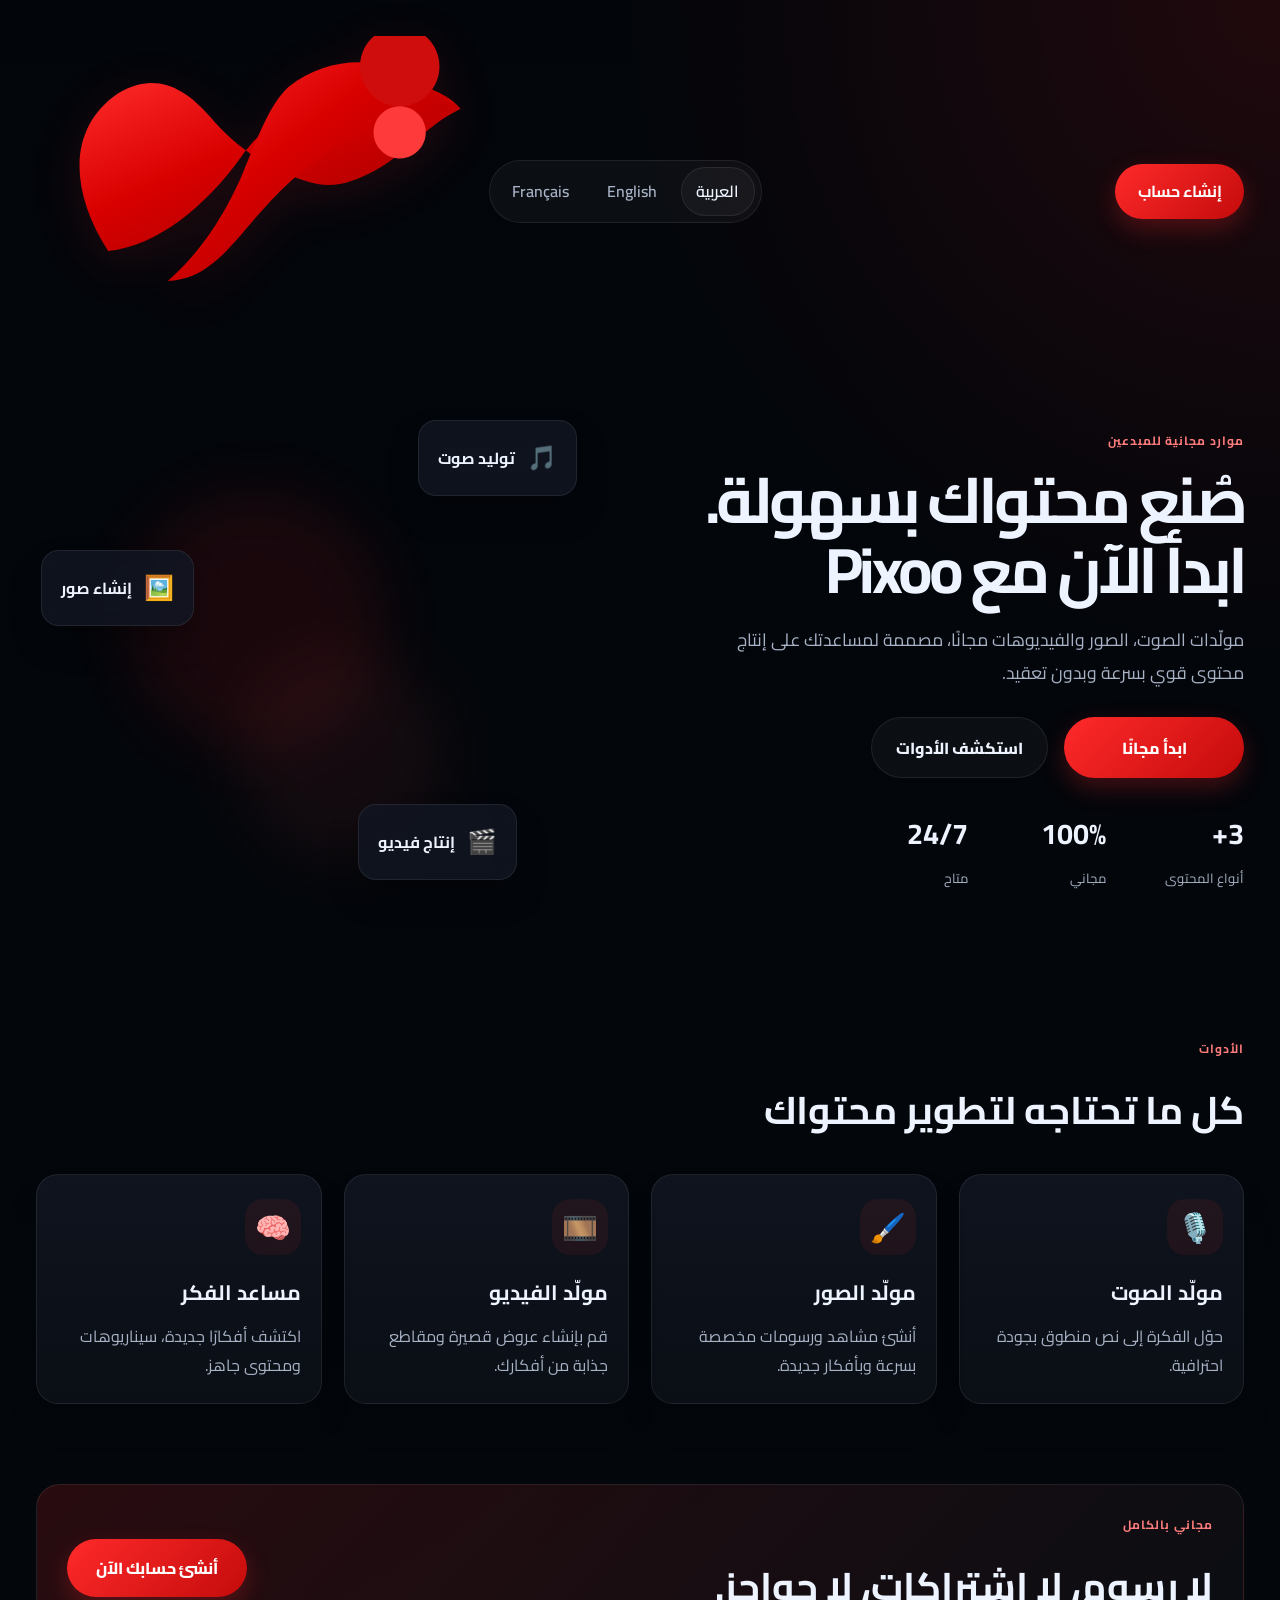
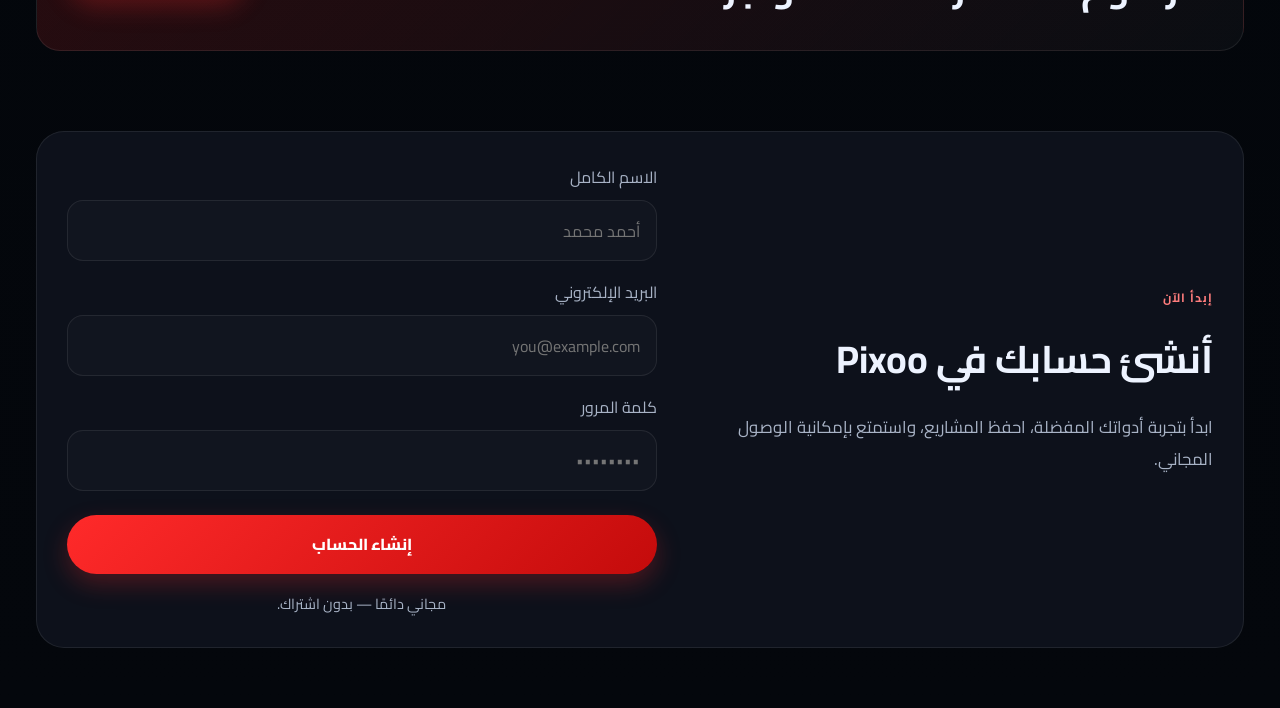
<file: index.html>
<!DOCTYPE html>
<html lang="ar" dir="rtl">
  <head>
    <meta charset="UTF-8" />
    <meta name="viewport" content="width=device-width, initial-scale=1.0" />
    <title>Pixoo</title>
    <meta
      name="description"
      content="Pixoo helps creators generate audio, images, and videos for free."
    />
    <link rel="preconnect" href="https://fonts.googleapis.com" />
    <link rel="preconnect" href="https://fonts.gstatic.com" crossorigin />
    <link
      href="https://fonts.googleapis.com/css2?family=Cairo:wght@400;500;600;700;800;900&display=swap"
      rel="stylesheet"
    />
    <link rel="stylesheet" href="styles.css" />
  </head>
  <body>
    <div class="page-shell">
      <header class="topbar">
        <nav class="nav" aria-label="التنقل الرئيسي">
          <div class="nav-left">
            <button type="button" class="nav-cta" data-scroll-target="#account">إنشاء حساب</button>
          </div>
          <div class="nav-right">
            <div class="lang-switcher" aria-label="تبديل اللغة">
              <button type="button" class="lang-btn active" data-lang="ar">العربية</button>
              <button type="button" class="lang-btn" data-lang="en">English</button>
              <button type="button" class="lang-btn" data-lang="fr">Français</button>
            </div>
            <div class="brand-mark" aria-label="Pixoo logo">
              <svg viewBox="0 0 700 500" role="img" aria-label="Pixoo logo">
                <defs>
                  <linearGradient id="pixoo-red" x1="0%" x2="100%" y1="0%" y2="100%">
                    <stop offset="0%" stop-color="#ff2b2b"/>
                    <stop offset="40%" stop-color="#d90000"/>
                    <stop offset="100%" stop-color="#940000"/>
                  </linearGradient>
                </defs>

                <path
                  d="M 116 346 C 195 338, 273 274, 329 196 C 395 103, 503 62, 612 80 C 640 85, 666 97, 683 117 C 630 143, 595 187, 553 212 C 500 242, 470 246, 430 232 C 382 217, 324 183, 280 130 C 236 78, 186 58, 131 93 C 89 122, 71 163, 70 205 C 69 249, 85 298, 116 346 Z"
                  fill="url(#pixoo-red)"
                />

                <path
                  d="M 212 394 C 265 349, 304 286, 330 227 C 354 170, 375 110, 406 82 C 492 13, 618 39, 666 120 C 632 133, 590 137, 548 149 C 514 159, 479 176, 444 205 C 408 233, 387 253, 345 302 C 304 350, 270 392, 212 394 Z"
                  fill="url(#pixoo-red)"
                />

                <path d="M 585 113 A 64 64 0 1 1 585.1 113 Z" fill="#cf0d0d" />
                <path d="M 585 113 A 42 42 0 1 1 584.9 113 Z" fill="#ff3a3a" />
              </svg>
            </div>
          </div>
        </nav>
      </header>

      <main class="hero">
        <section class="hero-copy">
          <p class="eyebrow" data-i18n="eyebrow">موارد مجانية للمبدعين</p>
          <h1 data-i18n="title">صُنع محتواك بسهولة.<br />ابدأ الآن مع Pixoo</h1>
          <p class="subtitle" data-i18n="subtitle">
            مولّدات الصوت، الصور والفيديوهات مجانًا، مصممة لمساعدتك على إنتاج محتوى قوي
            بسرعة وبدون تعقيد.
          </p>

          <div class="cta-row">
            <button type="button" class="primary-btn" data-scroll-target="#account" data-i18n="primaryBtn">ابدأ مجانًا</button>
            <button type="button" class="secondary-btn" data-scroll-target="#tools" data-i18n="secondaryBtn">استكشف الأدوات</button>
          </div>

          <ul class="stats" aria-label="إحصاءات Pixoo">
            <li>
              <strong>3+</strong>
              <span data-i18n="stat1">أنواع المحتوى</span>
            </li>
            <li>
              <strong>100%</strong>
              <span data-i18n="stat2">مجاني</span>
            </li>
            <li>
              <strong>24/7</strong>
              <span data-i18n="stat3">متاح</span>
            </li>
          </ul>
        </section>

        <section class="hero-visual" aria-label="عرض توضيحي">
          <div class="orb orb-one"></div>
          <div class="orb orb-two"></div>
          <div class="feature-card feature-card-top">
            <span>🎵</span>
            <strong data-i18n="cardAudio">توليد صوت</strong>
          </div>
          <div class="feature-card feature-card-mid">
            <span>🖼️</span>
            <strong data-i18n="cardImage">إنشاء صور</strong>
          </div>
          <div class="feature-card feature-card-bottom">
            <span>🎬</span>
            <strong data-i18n="cardVideo">إنتاج فيديو</strong>
          </div>
        </section>
      </main>

      <section class="tools" id="tools">
        <div class="section-heading">
          <p class="eyebrow" data-i18n="toolsEyebrow">الأدوات</p>
          <h2 data-i18n="toolsTitle">كل ما تحتاجه لتطوير محتواك</h2>
        </div>

        <div class="tool-grid">
          <article class="tool-card">
            <div class="icon">🎙️</div>
            <h3 data-i18n="toolAudioTitle">مولّد الصوت</h3>
            <p data-i18n="toolAudioText">حوّل الفكرة إلى نص منطوق بجودة احترافية.</p>
          </article>

          <article class="tool-card">
            <div class="icon">🖌️</div>
            <h3 data-i18n="toolImageTitle">مولّد الصور</h3>
            <p data-i18n="toolImageText">أنشئ مشاهد ورسومات مخصصة بسرعة وبأفكار جديدة.</p>
          </article>

          <article class="tool-card">
            <div class="icon">🎞️</div>
            <h3 data-i18n="toolVideoTitle">مولّد الفيديو</h3>
            <p data-i18n="toolVideoText">قم بإنشاء عروض قصيرة ومقاطع جذابة من أفكارك.</p>
          </article>

          <article class="tool-card">
            <div class="icon">🧠</div>
            <h3 data-i18n="toolIdeasTitle">مساعد الفكر</h3>
            <p data-i18n="toolIdeasText">اكتشف أفكارًا جديدة، سيناريوهات ومحتوى جاهز.</p>
          </article>
        </div>
      </section>

      <section class="free-banner">
        <div>
          <p class="eyebrow" data-i18n="freeEyebrow">مجاني بالكامل</p>
          <h2 data-i18n="freeTitle">لا رسوم، لا اشتراكات، لا حواجز.</h2>
        </div>
        <button type="button" class="primary-btn" data-scroll-target="#account" data-i18n="freeButton">أنشئ حسابك الآن</button>
      </section>

      <section class="account" id="account">
        <div class="account-panel">
          <div class="account-copy">
            <p class="eyebrow" data-i18n="accountEyebrow">إبدأ الآن</p>
            <h2 data-i18n="accountTitle">أنشئ حسابك في Pixoo</h2>
            <p data-i18n="accountText">ابدأ بتجربة أدواتك المفضلة، احفظ المشاريع، واستمتع بإمكانية الوصول المجاني.</p>
          </div>

          <form class="signup-form" id="signupForm" novalidate>
            <label>
              <span data-i18n="labelName">الاسم الكامل</span>
              <input type="text" id="fullName" name="fullName" placeholder="أحمد محمد" required />
            </label>

            <label>
              <span data-i18n="labelEmail">البريد الإلكتروني</span>
              <input type="email" id="email" name="email" placeholder="you@example.com" required />
            </label>

            <label>
              <span data-i18n="labelPassword">كلمة المرور</span>
              <input type="password" id="password" name="password" placeholder="••••••••" required />
            </label>

            <button type="submit" class="primary-btn block" data-i18n="signupBtn">إنشاء الحساب</button>
            <p class="form-note" data-i18n="formNote">مجاني دائمًا — بدون اشتراك.</p>
          </form>
        </div>
      </section>
    </div>

    <div class="toast" id="toast" aria-live="polite"></div>

    <script src="script.js"></script>
  </body>
</html>
</file>
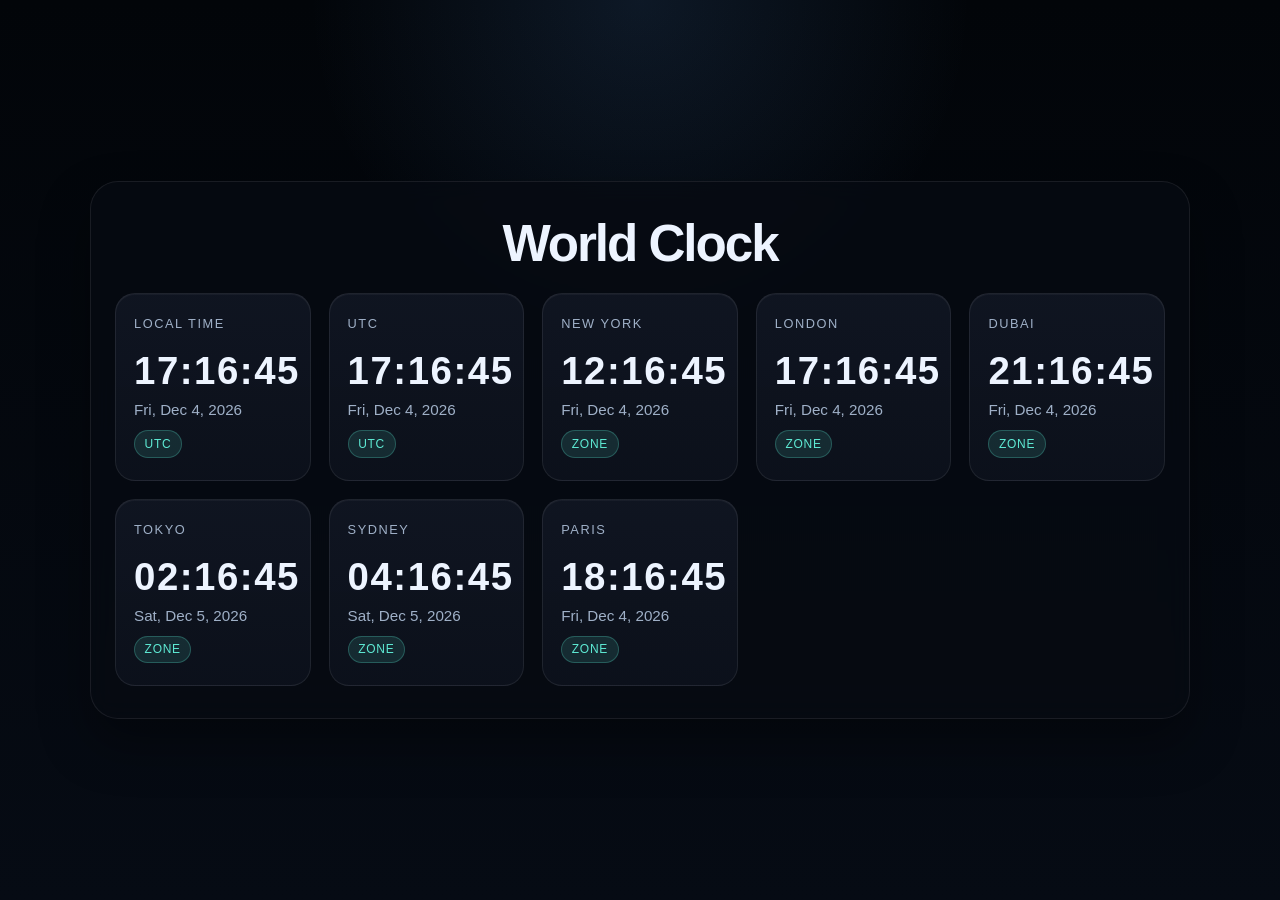
<file: timezone-clock.html>
<!DOCTYPE html>
<html lang="en">
  <head>
    <meta charset="UTF-8" />
    <meta name="viewport" content="width=device-width, initial-scale=1.0" />
    <title>World Clock</title>
    <style>
      :root {
        --bg: #060b14;
        --panel: rgba(17, 23, 35, 0.9);
        --panel-alt: rgba(12, 17, 28, 0.96);
        --border: rgba(255, 255, 255, 0.08);
        --text: #edf4ff;
        --muted: #9fb0c7;
        --accent: #5eead4;
        --accent-2: #60a5fa;
        --shadow: rgba(30, 41, 59, 0.4);
      }

      * { box-sizing: border-box; }

      body {
        margin: 0;
        min-height: 100vh;
        display: grid;
        place-items: center;
        font-family: Arial, Helvetica, sans-serif;
        background: radial-gradient(circle at top, rgba(96, 165, 250, 0.12), transparent 30%),
                    linear-gradient(180deg, #020509 0%, var(--bg) 100%);
        color: var(--text);
      }

      .clock-wrap {
        width: min(1100px, 92vw);
        padding: 32px 24px;
        border: 1px solid var(--border);
        border-radius: 28px;
        background: rgba(7, 11, 18, 0.78);
        box-shadow: 0 24px 50px rgba(0, 0, 0, 0.35);
        backdrop-filter: blur(12px);
      }

      h1 {
        margin: 0 0 20px;
        text-align: center;
        font-size: clamp(2rem, 4vw, 3.5rem);
        letter-spacing: -0.04em;
      }

      .clock-grid {
        display: grid;
        grid-template-columns: repeat(auto-fit, minmax(180px, 1fr));
        gap: 18px;
      }

      .timezone-card {
        background: linear-gradient(180deg, var(--panel) 0%, var(--panel-alt) 100%);
        border: 1px solid var(--border);
        border-radius: 20px;
        padding: 22px 18px;
        min-height: 180px;
        display: flex;
        flex-direction: column;
        justify-content: center;
        box-shadow: inset 0 1px 0 rgba(255,255,255,0.04);
      }

      .timezone-name {
        font-size: 0.8rem;
        letter-spacing: 0.12em;
        text-transform: uppercase;
        color: var(--muted);
        margin-bottom: 18px;
      }

      .time {
        font-size: clamp(2rem, 3vw, 2.9rem);
        font-weight: 700;
        letter-spacing: 0.04em;
        margin-bottom: 8px;
      }

      .date {
        color: var(--muted);
        font-size: 0.95rem;
      }

      .badge {
        display: inline-block;
        margin-top: 12px;
        align-self: flex-start;
        padding: 0.35rem 0.6rem;
        border-radius: 999px;
        background: rgba(94, 234, 212, 0.12);
        color: var(--accent);
        border: 1px solid rgba(94, 234, 212, 0.25);
        font-size: 0.75rem;
        letter-spacing: 0.06em;
        text-transform: uppercase;
      }

      @media (max-width: 480px) {
        .clock-wrap {
          padding: 22px 16px;
        }

        .timezone-card {
          min-height: 160px;
        }
      }
    </style>
  </head>
  <body>
    <div class="clock-wrap">
      <h1>World Clock</h1>
      <div class="clock-grid" id="clockGrid"></div>
    </div>

    <script>
      const timezones = [
        { label: 'Local Time', value: Intl.DateTimeFormat().resolvedOptions().timeZone },
        { label: 'UTC', value: 'UTC' },
        { label: 'New York', value: 'America/New_York' },
        { label: 'London', value: 'Europe/London' },
        { label: 'Dubai', value: 'Asia/Dubai' },
        { label: 'Tokyo', value: 'Asia/Tokyo' },
        { label: 'Sydney', value: 'Australia/Sydney' },
        { label: 'Paris', value: 'Europe/Paris' }
      ];

      const clockGrid = document.getElementById('clockGrid');

      function formatTime(date, timeZone) {
        return new Intl.DateTimeFormat('en-US', {
          timeZone,
          hour: '2-digit',
          minute: '2-digit',
          second: '2-digit',
          hour12: false
        }).format(date);
      }

      function formatDate(date, timeZone) {
        return new Intl.DateTimeFormat('en-US', {
          timeZone,
          weekday: 'short',
          month: 'short',
          day: 'numeric',
          year: 'numeric'
        }).format(date);
      }

      function renderClock() {
        const now = new Date();

        clockGrid.innerHTML = timezones
          .map(({ label, value }) => {
            const formattedTime = formatTime(now, value === 'Local Time' ? undefined : value);
            const formattedDate = formatDate(now, value === 'Local Time' ? undefined : value);
            const badge = value === 'UTC' ? 'UTC' : label === 'Local Time' ? 'Local' : 'Zone';

            return `
              <div class="timezone-card">
                <div class="timezone-name">${label}</div>
                <div class="time">${formattedTime}</div>
                <div class="date">${formattedDate}</div>
                <span class="badge">${badge}</span>
              </div>
            `;
          })
          .join('');
      }

      renderClock();
      setInterval(renderClock, 1000);
    </script>
  </body>
</html>
</file>
<file: styles.css>
* {
  box-sizing: border-box;
}

:root {
  --bg: #04070c;
  --bg-panel: rgba(15, 19, 29, 0.94);
  --panel: #0e1320;
  --panel-alt: #121a2b;
  --border: rgba(255, 255, 255, 0.08);
  --text: #edf3ff;
  --muted: #a8b3c6;
  --primary: #ff2a2a;
  --primary-2: #c40b0b;
  --primary-soft: rgba(255, 42, 42, 0.18);
  --shadow: rgba(255, 40, 40, 0.35);
}

html {
  scroll-behavior: smooth;
}

body {
  margin: 0;
  font-family: "Cairo", sans-serif;
  background:
    radial-gradient(circle at top right, rgba(255, 40, 40, 0.12), transparent 25%),
    linear-gradient(180deg, #02050a 0%, #04070c 100%);
  color: var(--text);
}

button,
input {
  font: inherit;
}

button {
  cursor: pointer;
}

.page-shell {
  max-width: 1400px;
  margin: 0 auto;
  padding: 24px 36px 60px;
}

.topbar {
  padding-top: 12px;
}

.nav {
  display: flex;
  align-items: center;
  justify-content: space-between;
  gap: 20px;
}

.nav-left,
.nav-right {
  display: flex;
  align-items: center;
  gap: 18px;
}

.nav-cta,
.primary-btn,
.secondary-btn,
.lang-btn {
  border-radius: 999px;
  transition: transform 0.2s ease, box-shadow 0.2s ease, border-color 0.2s ease;
}

.nav-cta,
.primary-btn {
  background: linear-gradient(135deg, var(--primary), var(--primary-2));
  border: none;
  color: white;
  box-shadow: 0 10px 25px rgba(255, 42, 42, 0.25);
}

.nav-cta {
  padding: 0.8rem 1.4rem;
  font-weight: 700;
}

.lang-switcher {
  display: inline-flex;
  gap: 8px;
  background: rgba(255, 255, 255, 0.04);
  border: 1px solid var(--border);
  border-radius: 999px;
  padding: 6px;
}

.lang-btn {
  background: transparent;
  border: 1px solid transparent;
  color: var(--muted);
  padding: 0.55rem 0.9rem;
  font-weight: 600;
}

.lang-btn.active {
  background: rgba(255, 255, 255, 0.04);
  color: var(--text);
  border-color: rgba(255, 255, 255, 0.08);
}

.brand-mark {
  width: clamp(320px, 34vw, 620px);
  display: flex;
  justify-content: center;
  align-items: center;
}

.brand-mark svg {
  width: 100%;
  height: auto;
  display: block;
  filter: drop-shadow(0 12px 24px rgba(255, 42, 42, 0.12));
}

.hero {
  display: grid;
  grid-template-columns: 1.1fr 1fr;
  align-items: center;
  gap: 30px;
  min-height: 610px;
  padding-top: 16px;
}

.hero-copy {
  max-width: 620px;
}

.eyebrow {
  margin: 0 0 14px;
  color: #ff7d7d;
  font-weight: 700;
  letter-spacing: 0.08em;
  text-transform: uppercase;
  font-size: 0.75rem;
}

h1 {
  margin: 0;
  font-size: clamp(2.8rem, 5vw, 5rem);
  line-height: 1.08;
  letter-spacing: -0.06em;
}

.subtitle {
  margin-top: 18px;
  margin-bottom: 28px;
  max-width: 560px;
  color: var(--muted);
  font-size: 1.1rem;
  line-height: 1.9;
}

.cta-row {
  display: flex;
  flex-wrap: wrap;
  gap: 16px;
  margin-bottom: 28px;
}

.primary-btn,
.secondary-btn {
  padding: 0.9rem 1.5rem;
  font-weight: 800;
  border: none;
}

.primary-btn {
  min-width: 180px;
}

.secondary-btn {
  background: rgba(255, 255, 255, 0.04);
  color: var(--text);
  border: 1px solid var(--border);
}

.primary-btn:hover,
.secondary-btn:hover,
.nav-cta:hover,
.lang-btn:hover {
  transform: translateY(-1px);
}

.stats {
  list-style: none;
  display: flex;
  flex-wrap: wrap;
  gap: 28px;
  padding: 0;
  margin: 0;
}

.stats li {
  display: flex;
  flex-direction: column;
  gap: 6px;
  min-width: 110px;
}

.stats strong {
  font-size: 1.8rem;
  color: var(--text);
}

.stats span {
  color: var(--muted);
  font-size: 0.82rem;
}

.hero-visual {
  position: relative;
  height: 540px;
  display: flex;
  align-items: center;
  justify-content: center;
}

.orb {
  position: absolute;
  border-radius: 50%;
  filter: blur(30px);
  opacity: 0.55;
}

.orb-one {
  width: 260px;
  height: 260px;
  top: 100px;
  left: 90px;
  background: rgba(255, 40, 40, 0.17);
}

.orb-two {
  width: 210px;
  height: 210px;
  right: 150px;
  bottom: 70px;
  background: rgba(255, 90, 90, 0.12);
}

.feature-card {
  position: absolute;
  display: flex;
  align-items: center;
  gap: 12px;
  padding: 0.9rem 1.2rem;
  background: rgba(18, 23, 35, 0.82);
  border: 1px solid rgba(255, 255, 255, 0.08);
  box-shadow: 0 18px 30px rgba(0, 0, 0, 0.25);
  border-radius: 18px;
  color: var(--text);
  backdrop-filter: blur(10px);
}

.feature-card span {
  font-size: 1.5rem;
}

.feature-card-top {
  top: 30px;
  right: 20px;
}

.feature-card-mid {
  left: 5px;
  top: 160px;
}

.feature-card-bottom {
  right: 80px;
  bottom: 50px;
}

.tools,
.account {
  margin-top: 80px;
}

.section-heading {
  margin-bottom: 28px;
}

.section-heading h2,
.account-copy h2,
.free-banner h2 {
  margin: 0;
  font-size: clamp(2rem, 3vw, 3rem);
}

.tool-grid {
  display: grid;
  grid-template-columns: repeat(4, minmax(220px, 1fr));
  gap: 22px;
}

.tool-card {
  background: linear-gradient(180deg, rgba(15, 20, 31, 0.96), rgba(11, 15, 22, 0.96));
  border: 1px solid rgba(255, 255, 255, 0.08);
  border-radius: 22px;
  padding: 24px 20px;
  box-shadow: 0 20px 30px rgba(0, 0, 0, 0.15);
}

.tool-card .icon {
  display: inline-flex;
  align-items: center;
  justify-content: center;
  width: 56px;
  height: 56px;
  border-radius: 18px;
  background: rgba(255, 42, 42, 0.08);
  font-size: 1.8rem;
}

.tool-card h3 {
  margin: 18px 0 10px;
  font-size: 1.3rem;
}

.tool-card p {
  margin: 0;
  color: var(--muted);
  line-height: 1.8;
}

.free-banner {
  margin-top: 80px;
  display: flex;
  justify-content: space-between;
  align-items: center;
  gap: 20px;
  background: linear-gradient(135deg, rgba(255, 42, 42, 0.15), rgba(255, 255, 255, 0.03));
  border: 1px solid rgba(255, 255, 255, 0.08);
  border-radius: 24px;
  padding: 28px 30px;
}

.account-panel {
  display: grid;
  grid-template-columns: 1fr 1.1fr;
  gap: 20px;
  background: rgba(15, 19, 29, 0.9);
  border: 1px solid var(--border);
  border-radius: 28px;
  padding: 30px;
}

.account-copy {
  display: flex;
  flex-direction: column;
  justify-content: center;
}

.account-copy p:last-child {
  color: var(--muted);
  line-height: 1.9;
  font-size: 1.05rem;
}

.signup-form {
  display: flex;
  flex-direction: column;
  gap: 16px;
}

.signup-form label {
  display: flex;
  flex-direction: column;
  gap: 8px;
  color: var(--muted);
}

.signup-form input {
  background: rgba(255, 255, 255, 0.02);
  border: 1px solid rgba(255, 255, 255, 0.08);
  border-radius: 16px;
  padding: 0.9rem 1rem;
  color: var(--text);
  outline: none;
}

.signup-form input:focus {
  border-color: rgba(255, 92, 92, 0.7);
  box-shadow: 0 0 0 4px rgba(255, 42, 42, 0.12);
}

.block {
  width: 100%;
  margin-top: 8px;
}

.form-note {
  margin: 0;
  text-align: center;
  color: var(--muted);
  font-size: 0.9rem;
}

.toast {
  position: fixed;
  left: 50%;
  bottom: 28px;
  transform: translateX(-50%) translateY(20px);
  opacity: 0;
  background: rgba(18, 22, 29, 0.96);
  color: var(--text);
  border: 1px solid rgba(255, 255, 255, 0.08);
  border-radius: 999px;
  padding: 0.9rem 1.2rem;
  box-shadow: 0 18px 30px rgba(0, 0, 0, 0.25);
  transition: opacity 0.25s ease, transform 0.25s ease;
  pointer-events: none;
}

.toast.show {
  opacity: 1;
  transform: translateX(-50%) translateY(0);
}

@media (max-width: 980px) {
  .hero {
    grid-template-columns: 1fr;
  }

  .tool-grid {
    grid-template-columns: repeat(2, minmax(220px, 1fr));
  }

  .account-panel {
    grid-template-columns: 1fr;
  }

  .nav {
    flex-direction: column;
    align-items: stretch;
  }

  .nav-left,
  .nav-right {
    justify-content: space-between;
  }
}

@media (max-width: 620px) {
  .page-shell {
    padding-left: 18px;
    padding-right: 18px;
  }

  .nav-left,
  .nav-right,
  .cta-row,
  .free-banner {
    flex-direction: column;
    align-items: stretch;
  }

  .tool-grid {
    grid-template-columns: 1fr;
  }

  .brand-mark {
    width: 100%;
  }

  .hero-visual {
    height: 400px;
  }

  .feature-card {
    transform: scale(0.9);
  }
}
</file>
